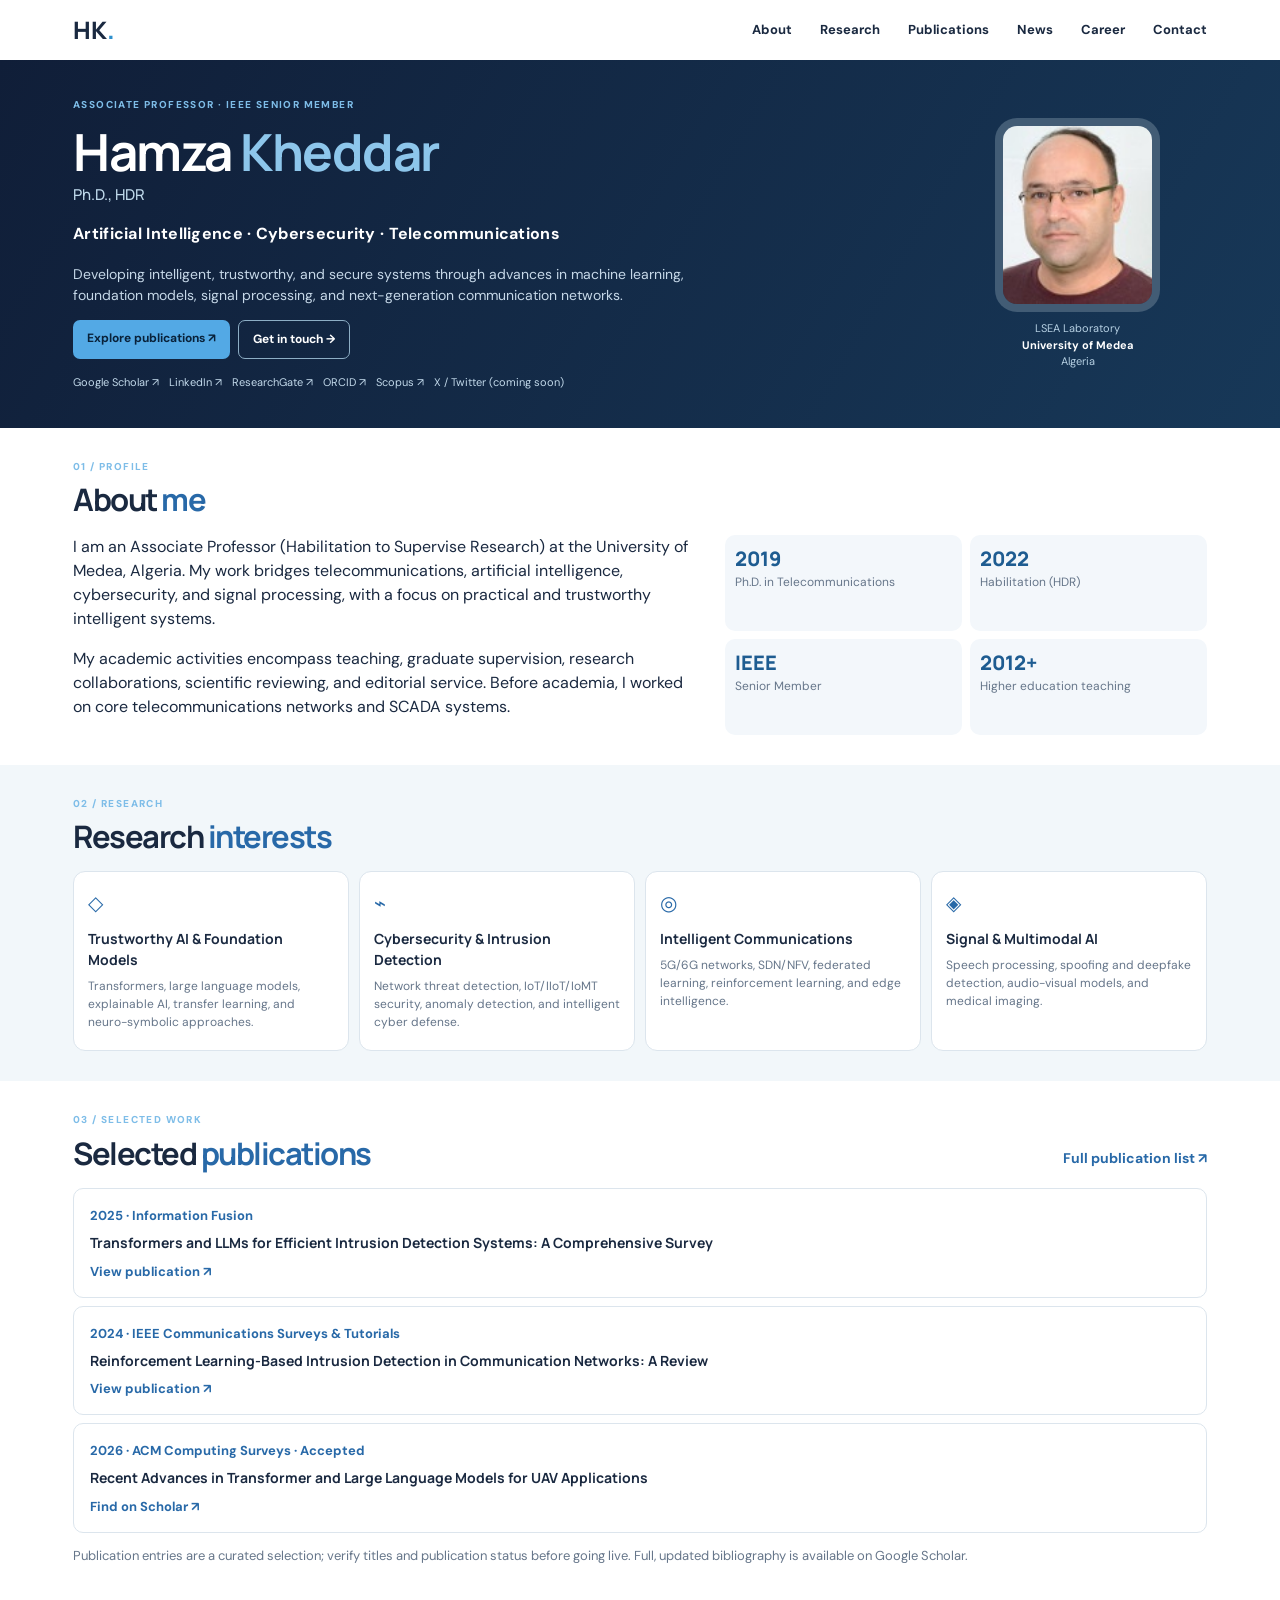
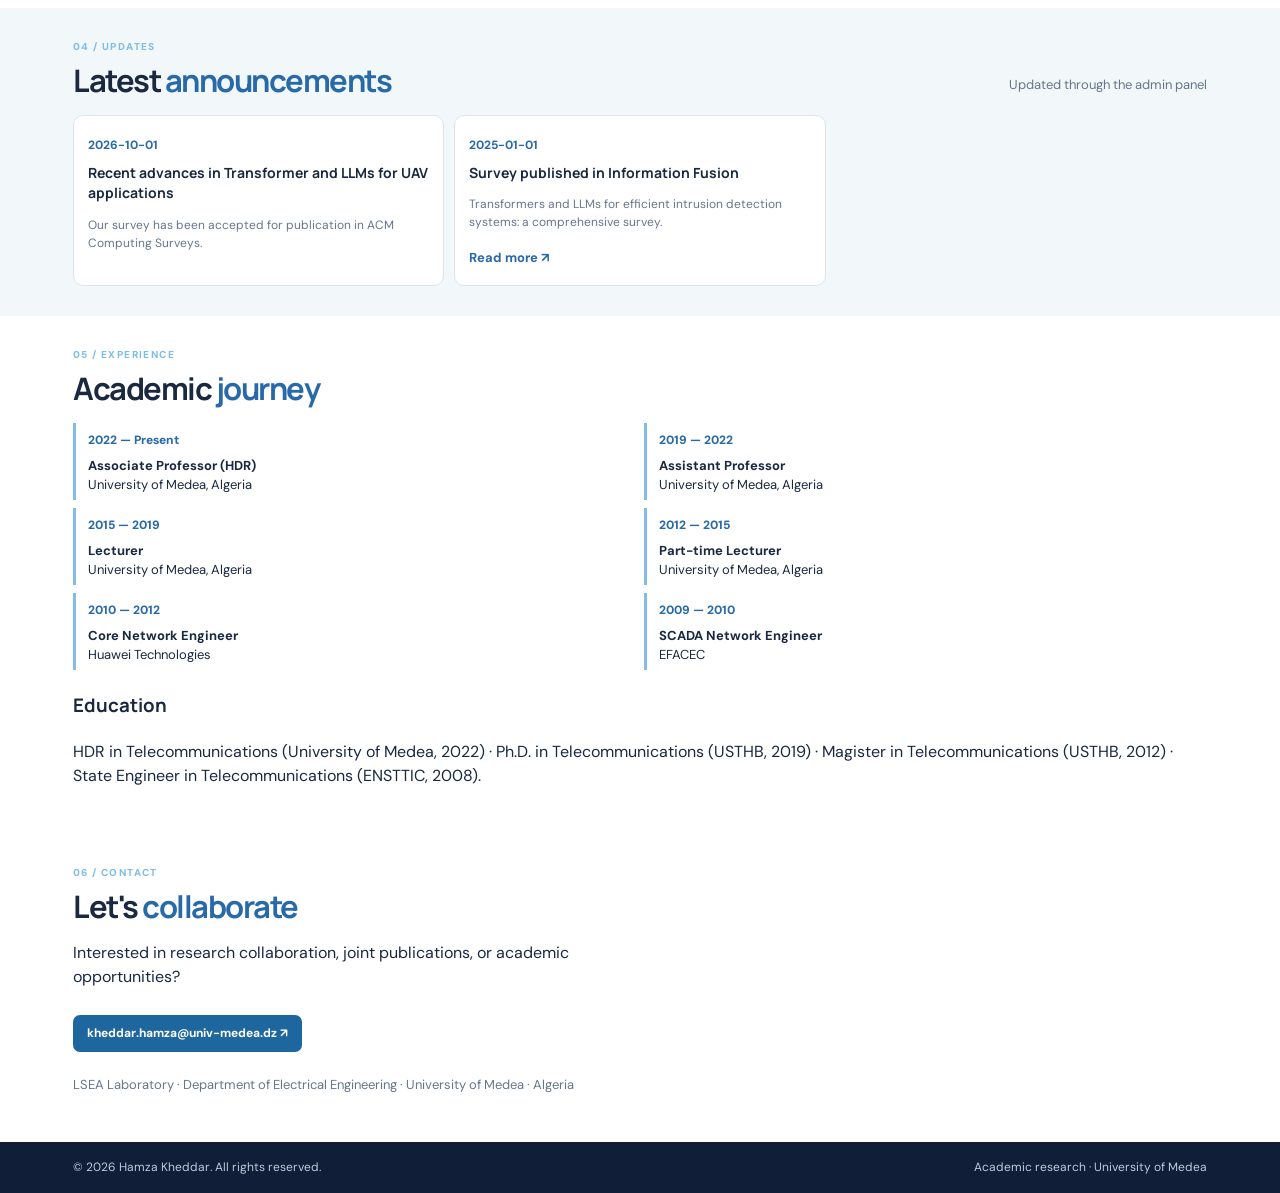
<file: index.html>
<!doctype html><html lang="en"><head><!-- Google Analytics 4 -->
<script async src="https://www.googletagmanager.com/gtag/js?id=G-7Y5E7SCK2R"></script>
<script>
  window.dataLayer = window.dataLayer || [];
  function gtag(){dataLayer.push(arguments);}
  gtag('js', new Date());
  gtag('config', 'G-7Y5E7SCK2R');
</script><meta charset="utf-8"><meta name="viewport" content="width=device-width,initial-scale=1"><title>Hamza Kheddar, Ph.D., HDR | AI, Cybersecurity & Telecommunications</title><meta name="description" content="Academic homepage of Hamza Kheddar, Associate Professor (HDR) at the University of Medea. Research in AI, cybersecurity, Transformers, LLMs, and telecommunications."><meta name="robots" content="index,follow"><meta name="theme-color" content="#101e38"><meta property="og:title" content="Hamza Kheddar | Academic Homepage"><meta property="og:description" content="Research, publications, academic activities and announcements of Hamza Kheddar."><meta property="og:type" content="profile"><link rel="icon" href="assets/favicon.svg" type="image/svg+xml"><link rel="stylesheet" href="assets/style.css"><script type="application/ld+json">{"@context":"https://schema.org","@type":"Person","name":"Hamza Kheddar","honorificSuffix":"Ph.D., HDR","jobTitle":"Associate Professor","affiliation":{"@type":"CollegeOrUniversity","name":"University of Medea"},"email":"mailto:kheddar.hamza@univ-medea.dz","sameAs":["https://scholar.google.com/citations?user=U7jFSKIAAAAJ&hl=en","https://www.linkedin.com/in/hamza-kheddar-89a4b825/","https://www.researchgate.net/profile/Hamza_Kheddar2","https://orcid.org/0000-0002-9532-2453"]}</script></head><body><header class="nav"><a class="logo" href="#home">HK<span>.</span></a><button class="menu" id="menu" aria-label="Toggle navigation">☰</button><nav id="nav"><a href="#about">About</a><a href="#research">Research</a><a href="#publications">Publications</a><a href="#announcements">News</a><a href="#career">Career</a><a href="#contact">Contact</a></nav></header><main><section class="hero" id="home"><div class="hero-inner"><div class="intro"><div class="eyebrow">ASSOCIATE PROFESSOR · IEEE SENIOR MEMBER</div><h1>Hamza <em>Kheddar</em><span class="suffix">Ph.D., HDR</span></h1><p class="role">Artificial Intelligence · Cybersecurity · Telecommunications</p><p class="lead">Developing intelligent, trustworthy, and secure systems through advances in machine learning, foundation models, signal processing, and next-generation communication networks.</p><div class="actions"><a class="primary" href="#publications">Explore publications ↗</a><a class="secondary" href="#contact">Get in touch →</a></div><div class="social"><a href="https://scholar.google.com/citations?user=U7jFSKIAAAAJ&hl=en" target="_blank" rel="noopener">Google Scholar ↗</a><a href="https://www.linkedin.com/in/hamza-kheddar-89a4b825/" target="_blank" rel="noopener">LinkedIn ↗</a><a href="https://www.researchgate.net/profile/Hamza_Kheddar2" target="_blank" rel="noopener">ResearchGate ↗</a><a href="https://orcid.org/0000-0002-9532-2453" target="_blank" rel="noopener">ORCID ↗</a><a href="https://www.scopus.com/authid/detail.uri?authorId=57207988595" target="_blank" rel="noopener">Scopus ↗</a><span title="Replace with your X profile URL in index.html">X / Twitter (coming soon)</span></div></div><div class="portrait"><div class="photo"><img src="assets/profile.jpg" alt="Placeholder for portrait of Hamza Kheddar. Replace with assets/profile.jpg" id="portrait"></div><div class="affiliation">LSEA Laboratory<br><strong>University of Medea</strong><br>Algeria</div></div></div></section><section class="section" id="about"><div class="section-tag">01 / PROFILE</div><h2>About <span>me</span></h2><div class="split"><div><p>I am an Associate Professor (Habilitation to Supervise Research) at the University of Medea, Algeria. My work bridges telecommunications, artificial intelligence, cybersecurity, and signal processing, with a focus on practical and trustworthy intelligent systems.</p><p>My academic activities encompass teaching, graduate supervision, research collaborations, scientific reviewing, and editorial service. Before academia, I worked on core telecommunications networks and SCADA systems.</p></div><div class="facts"><div><strong>2019</strong><small>Ph.D. in Telecommunications</small></div><div><strong>2022</strong><small>Habilitation (HDR)</small></div><div><strong>IEEE</strong><small>Senior Member</small></div><div><strong>2012+</strong><small>Higher education teaching</small></div></div></div></section><section class="section tinted" id="research"><div class="section-tag">02 / RESEARCH</div><h2>Research <span>interests</span></h2><div class="cards"><article class="card"><span class="symbol">◇</span><h3>Trustworthy AI & Foundation Models</h3><p>Transformers, large language models, explainable AI, transfer learning, and neuro-symbolic approaches.</p></article><article class="card"><span class="symbol">⌁</span><h3>Cybersecurity & Intrusion Detection</h3><p>Network threat detection, IoT/IIoT/IoMT security, anomaly detection, and intelligent cyber defense.</p></article><article class="card"><span class="symbol">◎</span><h3>Intelligent Communications</h3><p>5G/6G networks, SDN/NFV, federated learning, reinforcement learning, and edge intelligence.</p></article><article class="card"><span class="symbol">◈</span><h3>Signal & Multimodal AI</h3><p>Speech processing, spoofing and deepfake detection, audio-visual models, and medical imaging.</p></article></div></section><section class="section" id="publications"><div class="section-tag">03 / SELECTED WORK</div><div class="heading-row"><h2>Selected <span>publications</span></h2><a href="https://scholar.google.com/citations?user=U7jFSKIAAAAJ&hl=en" target="_blank" rel="noopener">Full publication list ↗</a></div><div class="papers"><article class="paper"><span>2025 · Information Fusion</span><h3>Transformers and LLMs for Efficient Intrusion Detection Systems: A Comprehensive Survey</h3><a href="https://doi.org/10.1016/j.inffus.2025.103347" target="_blank" rel="noopener">View publication ↗</a></article><article class="paper"><span>2024 · IEEE Communications Surveys & Tutorials</span><h3>Reinforcement Learning-Based Intrusion Detection in Communication Networks: A Review</h3><a href="https://doi.org/10.1109/COMST.2024.3484491" target="_blank" rel="noopener">View publication ↗</a></article><article class="paper"><span>2026 · ACM Computing Surveys · Accepted</span><h3>Recent Advances in Transformer and Large Language Models for UAV Applications</h3><a href="https://scholar.google.com/citations?user=U7jFSKIAAAAJ&hl=en" target="_blank" rel="noopener">Find on Scholar ↗</a></article></div><p class="muted">Publication entries are a curated selection; verify titles and publication status before going live. Full, updated bibliography is available on Google Scholar.</p></section><section class="section tinted" id="announcements"><div class="section-tag">04 / UPDATES</div><div class="heading-row"><h2>Latest <span>announcements</span></h2><span class="muted">Updated through the admin panel</span></div><div id="news-list" class="news-list"><p class="muted">Loading announcements…</p></div></section><section class="section" id="career"><div class="section-tag">05 / EXPERIENCE</div><h2>Academic <span>journey</span></h2><div class="timeline"><div><time>2022 — Present</time><p><strong>Associate Professor (HDR)</strong><br>University of Medea, Algeria</p></div><div><time>2019 — 2022</time><p><strong>Assistant Professor</strong><br>University of Medea, Algeria</p></div><div><time>2015 — 2019</time><p><strong>Lecturer</strong><br>University of Medea, Algeria</p></div><div><time>2012 — 2015</time><p><strong>Part-time Lecturer</strong><br>University of Medea, Algeria</p></div><div><time>2010 — 2012</time><p><strong>Core Network Engineer</strong><br>Huawei Technologies</p></div><div><time>2009 — 2010</time><p><strong>SCADA Network Engineer</strong><br>EFACEC</p></div></div><h3>Education</h3><p>HDR in Telecommunications (University of Medea, 2022) · Ph.D. in Telecommunications (USTHB, 2019) · Magister in Telecommunications (USTHB, 2012) · State Engineer in Telecommunications (ENSTTIC, 2008).</p></section><section class="section contact" id="contact"><div class="section-tag">06 / CONTACT</div><h2>Let's <span>collaborate</span></h2><p>Interested in research collaboration, joint publications, or academic opportunities?</p><a class="primary" href="mailto:kheddar.hamza@univ-medea.dz">kheddar.hamza@univ-medea.dz ↗</a><p class="muted">LSEA Laboratory · Department of Electrical Engineering · University of Medea · Algeria</p></section></main><footer><span>© <span id="year"></span> Hamza Kheddar. All rights reserved.</span><span>Academic research · University of Medea</span></footer><script src="assets/site.js" defer></script></body></html>
</file>
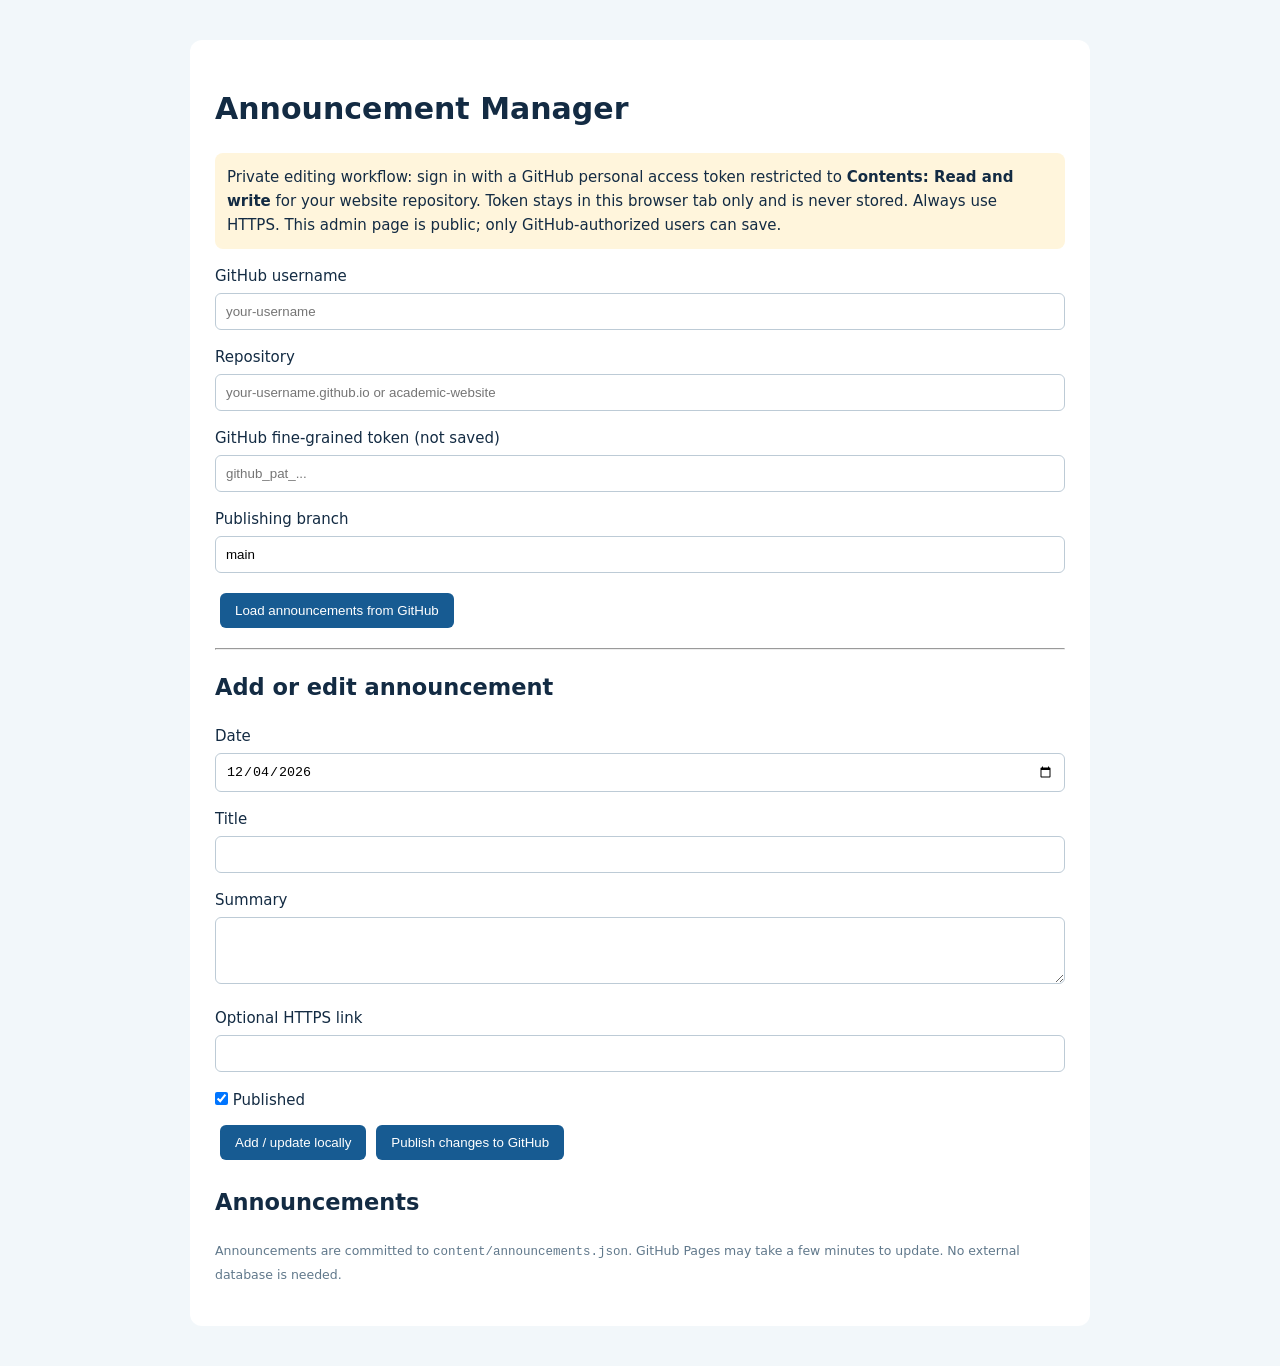
<file: admin/index.html>
<!doctype html><html lang="en"><head><meta charset="utf-8"><meta name="viewport" content="width=device-width,initial-scale=1"><title>Announcements Admin | Hamza Kheddar</title><style>body{font:15px/1.6 system-ui;background:#f2f7fa;color:#132b43;margin:0}main{max-width:850px;margin:40px auto;padding:25px;background:white;border-radius:12px}input,textarea{box-sizing:border-box;width:100%;padding:10px;margin:5px 0 15px;border:1px solid #bdcbd6;border-radius:6px}button{padding:10px 15px;border:0;border-radius:6px;background:#175b92;color:white;cursor:pointer;margin:5px}article{border-bottom:1px solid #ddd;padding:12px}small{color:#60788b}.warning{background:#fff5dc;padding:12px;border-radius:8px}</style></head><body><main><h1>Announcement Manager</h1><p class="warning">Private editing workflow: sign in with a GitHub personal access token restricted to <strong>Contents: Read and write</strong> for your website repository. Token stays in this browser tab only and is never stored. Always use HTTPS. This admin page is public; only GitHub-authorized users can save.</p><label>GitHub username<input id="owner" placeholder="your-username"></label><label>Repository<input id="repo" placeholder="your-username.github.io or academic-website"></label><label>GitHub fine-grained token (not saved)<input id="token" type="password" autocomplete="off" placeholder="github_pat_..."></label><label>Publishing branch<input id="branch" value="main"></label><button id="load">Load announcements from GitHub</button><p id="status" role="status"></p><hr><h2>Add or edit announcement</h2><input id="editid" type="hidden"><label>Date<input type="date" id="date"></label><label>Title<input id="title"></label><label>Summary<textarea id="summary" rows="3"></textarea></label><label>Optional HTTPS link<input id="url" type="url"></label><label><input id="published" type="checkbox" checked style="width:auto"> Published</label><div><button id="add">Add / update locally</button><button id="save">Publish changes to GitHub</button></div><h2>Announcements</h2><div id="items"></div><p><small>Announcements are committed to <code>content/announcements.json</code>. GitHub Pages may take a few minutes to update. No external database is needed.</small></p></main><script src="manager.js"></script></body></html>
</file>
<file: assets/style.css>
@import url('https://fonts.googleapis.com/css2?family=DM+Sans:wght@400;500;600;700&family=Manrope:wght@400;500;600;700;800&display=swap');:root{--navy:#101e38;--blue:#2869a8;--ink:#1a2940;--muted:#66768a;--line:#dce5ed;--pale:#f2f7fa}*{box-sizing:border-box}html{scroll-behavior:smooth}body{margin:0;color:var(--ink);font:16px/1.75 'DM Sans',sans-serif}h1,h2,h3,.logo{font-family:Manrope,sans-serif}a{color:inherit;text-decoration:none}a:hover{color:#408cc9}.nav{height:78px;display:flex;justify-content:space-between;align-items:center;max-width:1190px;margin:auto;padding:0 28px}.logo{font-size:29px;font-weight:800}.logo span{color:#2e90cd}.nav nav{display:flex;gap:28px;font-size:13px;font-weight:700}.menu{display:none}.hero{background:linear-gradient(120deg,#101e38,#173858);color:white}.hero-inner{max-width:1190px;margin:auto;display:grid;grid-template-columns:1.6fr .8fr;gap:75px;align-items:center;padding:105px 28px}.eyebrow,.section-tag{font-size:12px;font-weight:800;letter-spacing:2px;color:#7ebde8}.hero h1{font-size:clamp(42px,5.4vw,77px);line-height:1.15;margin:17px 0 13px;letter-spacing:-3px}.hero h1 em{font-style:normal;color:#8dc6eb}.suffix{display:block;font-size:19px;letter-spacing:0;margin-top:15px;font-weight:500;color:#bfd9eb}.role{font-weight:700;letter-spacing:.3px}.lead{color:#c6d8e8;max-width:680px;font-size:17px}.actions{display:flex;gap:13px;margin:30px 0;flex-wrap:wrap}.primary,.secondary{display:inline-block;border-radius:7px;padding:12px 22px;font-size:14px;font-weight:700}.primary{background:#53a9e5;color:#09223a}.secondary{border:1px solid #8daec5;color:#fff}.social{display:flex;gap:14px;flex-wrap:wrap;font-size:12px;color:#c2d9ea}.portrait{text-align:center}.photo{border:8px solid #ffffff1e;border-radius:22px;overflow:hidden;aspect-ratio:4/4.7;background:#294663}.photo img{height:100%;width:100%;object-fit:cover}.photo-note{font-size:11px;color:#a8c7df;margin:10px}.affiliation{margin-top:20px;color:#b6d0e3;font-size:13px}.affiliation strong{color:white}.section{max-width:1190px;margin:auto;padding:94px 28px}.tinted{max-width:none;background:var(--pale);padding-left:max(28px,calc((100vw - 1134px)/2));padding-right:max(28px,calc((100vw - 1134px)/2))}.section h2{font-size:clamp(30px,4vw,44px);line-height:1.2;margin:13px 0 35px;letter-spacing:-1.5px}.section h2 span{color:var(--blue)}.split{display:grid;grid-template-columns:1.3fr 1fr;gap:70px}.split p{margin-top:0}.facts{display:grid;grid-template-columns:1fr 1fr;gap:15px}.facts div{background:#f3f7fb;padding:18px;border-radius:10px}.facts strong{display:block;color:#1e5c91;font:800 27px Manrope}.facts small{display:block;font-size:12px;color:var(--muted)}.cards{display:grid;grid-template-columns:repeat(4,1fr);gap:18px}.card{background:white;border:1px solid var(--line);border-radius:12px;padding:24px}.symbol{font-size:28px;color:var(--blue)}.card h3{font-size:16px;line-height:1.5}.card p{font-size:14px;color:var(--muted)}.heading-row{display:flex;justify-content:space-between;align-items:center;gap:20px}.heading-row>a{color:var(--blue);font-weight:700;font-size:14px}.papers{display:grid;gap:14px}.paper{border:1px solid var(--line);padding:22px 26px;border-radius:10px}.paper span,.paper a{color:var(--blue);font-size:13px;font-weight:700}.paper h3{font-size:17px;margin:8px 0}.muted{font-size:13px;color:var(--muted)}.news-list{display:grid;grid-template-columns:repeat(3,1fr);gap:16px}.news{background:white;padding:23px;border:1px solid var(--line);border-radius:10px}.news time{font-size:12px;color:var(--blue);font-weight:700}.news h3{font-size:16px;line-height:1.45}.news p{font-size:14px;color:var(--muted)}.news a{font-size:13px;font-weight:700;color:var(--blue)}.timeline{display:grid;grid-template-columns:repeat(2,1fr);gap:15px;margin-bottom:30px}.timeline>div{border-left:3px solid #83bce4;padding:4px 0 4px 20px}.timeline time{font-size:12px;color:var(--blue);font-weight:800}.timeline p{margin:6px 0}.contact{padding-bottom:105px}.contact p{max-width:600px}.contact .primary{margin:10px 0;background:#1e679e;color:white}footer{background:#101e38;color:#bdcbdc;display:flex;justify-content:space-between;gap:15px;padding:27px max(28px,calc((100vw - 1134px)/2));font-size:12px}@media(max-width:850px){.hero-inner,.split{grid-template-columns:1fr}.portrait{max-width:340px}.cards{grid-template-columns:repeat(2,1fr)}.news-list{grid-template-columns:1fr 1fr}.hero-inner{padding-top:65px}.nav nav{gap:12px}}@media(max-width:600px){.menu{display:block;border:0;background:none;font-size:23px}.nav nav{display:none;position:absolute;top:78px;left:0;right:0;background:white;padding:20px;flex-direction:column;z-index:2}.nav nav.open{display:flex}.hero h1{letter-spacing:-1px}.cards,.news-list,.timeline{grid-template-columns:1fr}.section{padding-top:65px;padding-bottom:65px}.heading-row{align-items:flex-start;flex-direction:column}.facts{gap:8px}footer{flex-direction:column}}


/* Compact academic homepage: desktop and mobile */
.nav {height:60px;}
.logo {font-size:24px;}
.hero-inner {padding:36px 28px;gap:28px;grid-template-columns:1.8fr .55fr;}
.hero h1 {font-size:clamp(34px,4vw,54px);margin:8px 0;letter-spacing:-1.5px;}
.suffix {font-size:15px;margin-top:6px;}
.lead {font-size:14px;line-height:1.5;margin:8px 0;}
.actions {margin:14px 0;gap:8px;}
.primary,.secondary {padding:8px 14px;font-size:12px;}
.social {gap:10px;font-size:11px;}
.photo {width:165px;max-width:100%;margin:0 auto;}
.affiliation {margin-top:8px;font-size:11px;line-height:1.5;}
.photo-note {margin:4px;}
.section {padding-top:30px;padding-bottom:30px;}
.section h2 {font-size:clamp(24px,2.6vw,31px);margin:6px 0 16px;}
.section-tag,.eyebrow {font-size:10px;letter-spacing:1.4px;}
.split {gap:25px;}
.split p,.section p {line-height:1.5;}
.facts {gap:8px;}
.facts div {padding:10px;}
.facts strong {font-size:20px;}
.cards {gap:10px;}
.card {padding:14px;}
.card h3 {margin:7px 0;font-size:14px;}
.card p {font-size:12px;margin:5px 0;}
.symbol {font-size:20px;}
.papers {gap:8px;}
.paper {padding:12px 16px;}
.paper h3 {font-size:14px;margin:4px 0;line-height:1.4;}
.news-list {gap:10px;}
.news {padding:14px;}
.news h3 {font-size:14px;margin:5px 0;}
.news p {font-size:12px;}
.timeline {gap:8px;margin-bottom:14px;}
.timeline>div {padding:2px 0 2px 12px;}
.timeline p {margin:3px 0;font-size:13px;}
.contact {padding-bottom:35px;}
footer {padding-top:15px;padding-bottom:15px;}
@media(max-width:850px){.hero-inner,.split{grid-template-columns:1fr}.hero-inner{padding-top:30px;padding-bottom:30px}.portrait{max-width:none}.photo{width:150px}.cards{grid-template-columns:repeat(2,1fr)}}
@media(max-width:600px){.nav nav{top:60px}.hero-inner{gap:18px}.hero h1{font-size:38px}.section{padding-top:24px;padding-bottom:24px}.cards,.news-list,.timeline{grid-template-columns:1fr}.facts{grid-template-columns:repeat(2,1fr)}}
</file>
